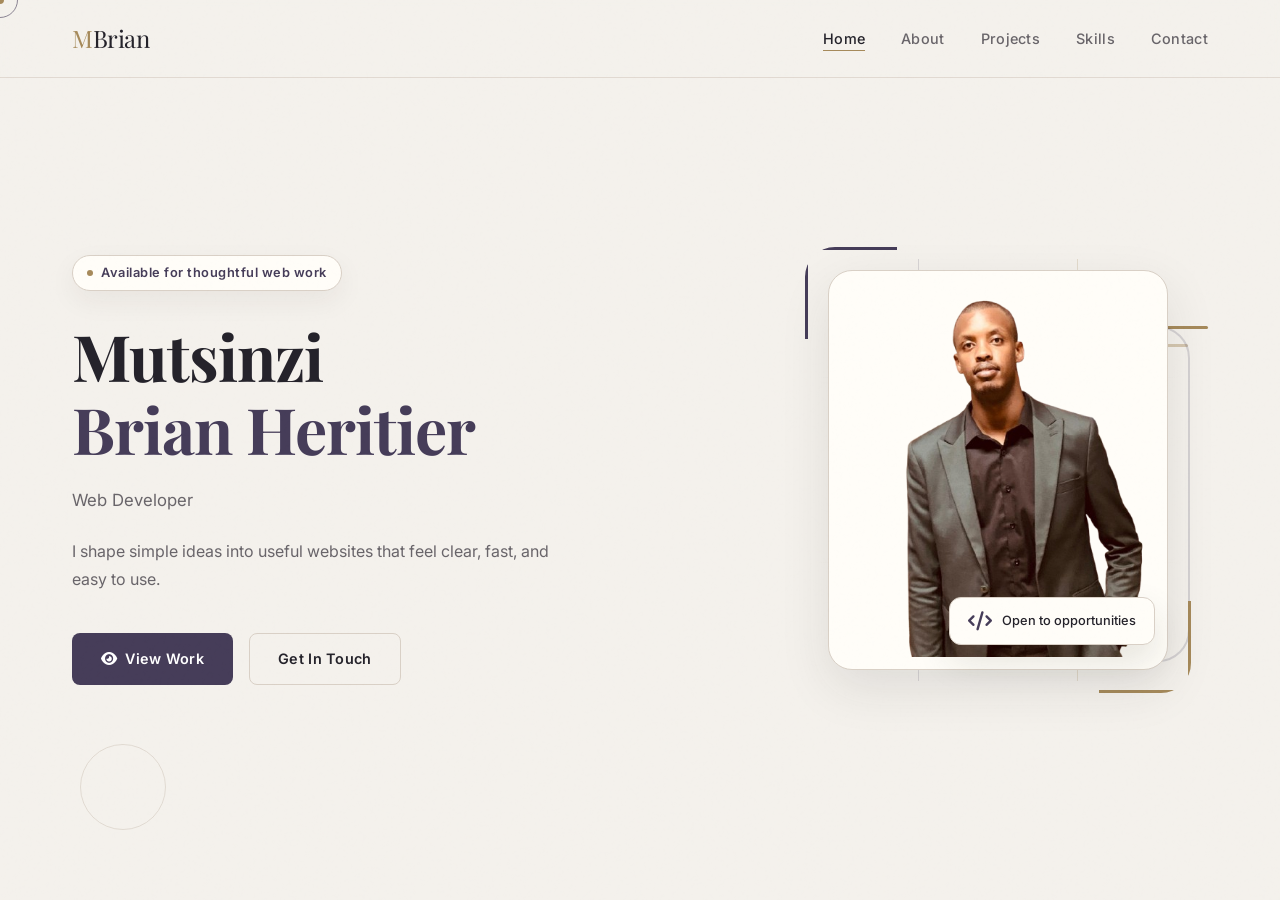
<file: index.html>
<!DOCTYPE html>
<html lang="en">
<head>
  <meta charset="UTF-8">
  <meta name="viewport" content="width=device-width, initial-scale=1.0">
  <title>Mutsinzi Brian — Portfolio</title>
  <link rel="stylesheet" href="css/styles.css">
  <link rel="preconnect" href="https://fonts.googleapis.com">
  <link rel="preconnect" href="https://fonts.gstatic.com" crossorigin>
  <link href="https://fonts.googleapis.com/css2?family=Inter:wght@300;400;500;600;700&family=Playfair+Display:wght@700&display=swap" rel="stylesheet">
  <link rel="stylesheet" href="https://cdnjs.cloudflare.com/ajax/libs/font-awesome/6.7.2/css/all.min.css" crossorigin="anonymous" referrerpolicy="no-referrer">
</head>
<body>

  <nav class="navbar">
    <div class="nav-container">
      <a href="index.html" class="logo"><span>M</span>Brian</a>
      <ul class="nav-menu">
        <li><a href="index.html" class="active">Home</a></li>
        <li><a href="about.html">About</a></li>
        <li><a href="projects.html">Projects</a></li>
        <li><a href="skills.html">Skills</a></li>
        <li><a href="contact.html">Contact</a></li>
      </ul>
      <div class="hamburger"><span></span><span></span><span></span></div>
    </div>
  </nav>

  <section class="hero">
    <div class="hero-content reveal">
      <div class="hero-tag"><span class="dot"></span> Available for thoughtful web work</div>
      <h1>Mutsinzi<br><em>Brian Heritier</em></h1>
      <p class="role">Web Developer</p>
      <p>I shape simple ideas into useful websites that feel clear, fast, and easy to use.</p>
      <div class="hero-buttons">
        <a href="projects.html" class="btn btn-primary"><i class="fas fa-eye"></i> View Work</a>
        <a href="contact.html" class="btn btn-secondary">Get In Touch</a>
      </div>

    </div>

    <div class="hero-image reveal delay-2">
      <div class="hero-image-wrap">
        <img src="images/er.png" alt="Mutsinzi Brian">
        <div class="hero-badge">
          <i class="fas fa-code"></i>
          <span>Open to opportunities</span>
        </div>
      </div>
    </div>
  </section>

  <script src="js/script.js"></script>
</body>
</html>
</file>
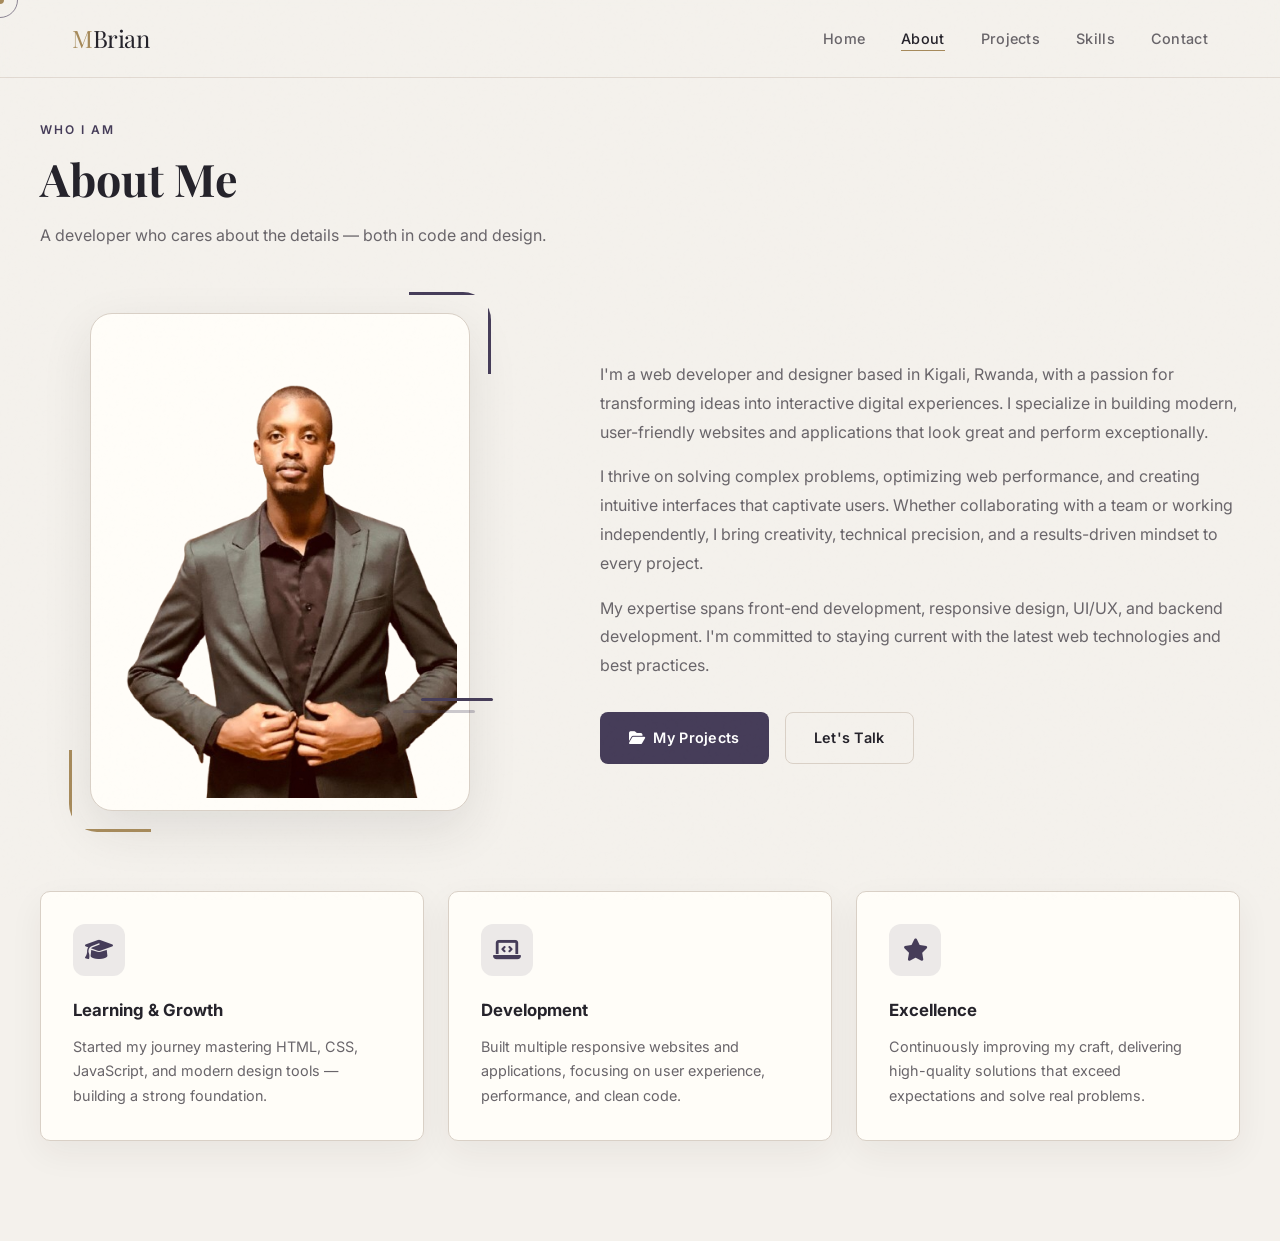
<file: about.html>
<!DOCTYPE html>
<html lang="en">
<head>
  <meta charset="UTF-8">
  <meta name="viewport" content="width=device-width, initial-scale=1.0">
  <title>About — Mutsinzi Brian</title>
  <link rel="stylesheet" href="css/styles.css">
  <link rel="preconnect" href="https://fonts.googleapis.com">
  <link rel="preconnect" href="https://fonts.gstatic.com" crossorigin>
  <link href="https://fonts.googleapis.com/css2?family=Inter:wght@300;400;500;600;700&family=Playfair+Display:wght@700&display=swap" rel="stylesheet">
  <link rel="stylesheet" href="https://cdnjs.cloudflare.com/ajax/libs/font-awesome/6.7.2/css/all.min.css" crossorigin="anonymous" referrerpolicy="no-referrer">
</head>
<body>

  <nav class="navbar">
    <div class="nav-container">
      <a href="index.html" class="logo"><span>M</span>Brian</a>
      <ul class="nav-menu">
        <li><a href="index.html">Home</a></li>
        <li><a href="about.html" class="active">About</a></li>
        <li><a href="projects.html">Projects</a></li>
        <li><a href="skills.html">Skills</a></li>
        <li><a href="contact.html">Contact</a></li>
      </ul>
      <div class="hamburger"><span></span><span></span><span></span></div>
    </div>
  </nav>

  <section class="about-page" style="padding-top: 120px;">
    <div class="container">

      <div class="section-header reveal">
        <p class="section-label">Who I Am</p>
        <h2 class="section-title">About Me</h2>
        <p class="section-sub">A developer who cares about the details — both in code and design.</p>
      </div>

      <div class="about-grid">
        <div class="about-img-wrap reveal-left">
          <img src="images/bir.png" alt="Mutsinzi Brian">
        </div>

        <div class="about-text reveal-right">
          <p>I'm a web developer and designer based in Kigali, Rwanda, with a passion for transforming ideas into interactive digital experiences. I specialize in building modern, user-friendly websites and applications that look great and perform exceptionally.</p>
          <p>I thrive on solving complex problems, optimizing web performance, and creating intuitive interfaces that captivate users. Whether collaborating with a team or working independently, I bring creativity, technical precision, and a results-driven mindset to every project.</p>
          <p>My expertise spans front-end development, responsive design, UI/UX, and backend development. I'm committed to staying current with the latest web technologies and best practices.</p>
          <div class="about-cta">
            <a href="projects.html" class="btn btn-primary"><i class="fas fa-folder-open"></i> My Projects</a>
            <a href="contact.html" class="btn btn-secondary">Let's Talk</a>
          </div>
        </div>
      </div>

      <div class="journey-grid">
        <div class="journey-card reveal delay-1">
          <div class="journey-icon"><i class="fas fa-graduation-cap"></i></div>
          <h4>Learning & Growth</h4>
          <p>Started my journey mastering HTML, CSS, JavaScript, and modern design tools — building a strong foundation.</p>
        </div>
        <div class="journey-card reveal delay-2">
          <div class="journey-icon"><i class="fas fa-laptop-code"></i></div>
          <h4>Development</h4>
          <p>Built multiple responsive websites and applications, focusing on user experience, performance, and clean code.</p>
        </div>
        <div class="journey-card reveal delay-3">
          <div class="journey-icon"><i class="fas fa-star"></i></div>
          <h4>Excellence</h4>
          <p>Continuously improving my craft, delivering high-quality solutions that exceed expectations and solve real problems.</p>
        </div>
      </div>

    </div>
  </section>

  <script src="js/script.js"></script>
</body>
</html>
</file>
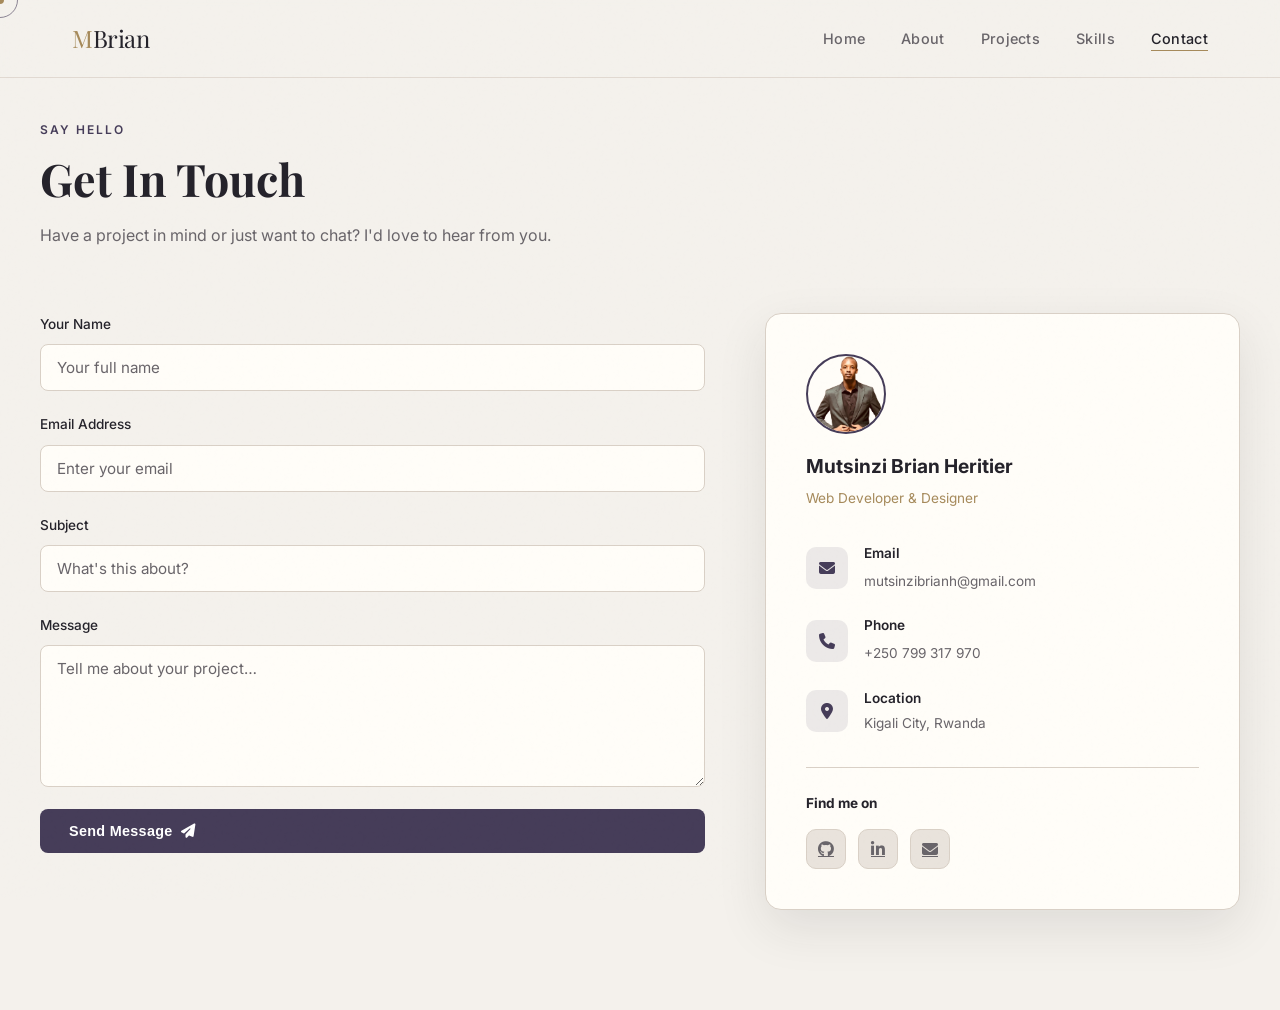
<file: contact.html>
<!DOCTYPE html>
<html lang="en">
<head>
  <meta charset="UTF-8">
  <meta name="viewport" content="width=device-width, initial-scale=1.0">
  <title>Contact — Mutsinzi Brian</title>
  <link rel="stylesheet" href="css/styles.css">
  <link rel="preconnect" href="https://fonts.googleapis.com">
  <link rel="preconnect" href="https://fonts.gstatic.com" crossorigin>
  <link href="https://fonts.googleapis.com/css2?family=Inter:wght@300;400;500;600;700&family=Playfair+Display:wght@700&display=swap" rel="stylesheet">
  <link rel="stylesheet" href="https://cdnjs.cloudflare.com/ajax/libs/font-awesome/6.7.2/css/all.min.css" crossorigin="anonymous" referrerpolicy="no-referrer">
</head>
<body>

  <nav class="navbar">
    <div class="nav-container">
      <a href="index.html" class="logo"><span>M</span>Brian</a>
      <ul class="nav-menu">
        <li><a href="index.html">Home</a></li>
        <li><a href="about.html">About</a></li>
        <li><a href="projects.html">Projects</a></li>
        <li><a href="skills.html">Skills</a></li>
        <li><a href="contact.html" class="active">Contact</a></li>
      </ul>
      <div class="hamburger"><span></span><span></span><span></span></div>
    </div>
  </nav>

  <section class="contact-page" style="padding-top: 120px;">
    <div class="container">

      <div class="section-header reveal">
        <p class="section-label">Say Hello</p>
        <h2 class="section-title">Get In Touch</h2>
        <p class="section-sub">Have a project in mind or just want to chat? I'd love to hear from you.</p>
      </div>

      <div class="contact-grid">

        <div class="reveal-left">
          <form class="contact-form" id="contactForm" action="https://formspree.io/f/xqarlgzw" method="POST">
            <div class="form-group">
              <label for="name">Your Name</label>
              <input type="text" id="name" name="name" required placeholder="Your full name">
            </div>
            <div class="form-group">
              <label for="email">Email Address</label>
              <input type="email" id="email" name="email" required placeholder="Enter your email">
            </div>
            <div class="form-group">
              <label for="subject">Subject</label>
              <input type="text" id="subject" name="subject" required placeholder="What's this about?">
            </div>
            <div class="form-group">
              <label for="message">Message</label>
              <textarea id="message" name="message" required placeholder="Tell me about your project…" rows="6"></textarea>
            </div>
            <button type="submit" class="btn btn-primary">Send Message <i class="fas fa-paper-plane"></i></button>
          </form>
          <div id="formMessage" class="form-message" style="margin-top: 16px;"></div>
        </div>

        <div class="contact-panel reveal-right">
          <div class="contact-avatar">
            <img src="images/bir.png" alt="Mutsinzi Brian">
          </div>
          <h3>Mutsinzi Brian Heritier</h3>
          <p class="role">Web Developer & Designer</p>

          <div class="contact-items">
            <div class="contact-item">
              <div class="c-icon"><i class="fas fa-envelope"></i></div>
              <div class="c-text">
                <h4>Email</h4>
                <a href="mailto:mutsinzibrianh@gmail.com">mutsinzibrianh@gmail.com</a>
              </div>
            </div>
            <div class="contact-item">
              <div class="c-icon"><i class="fas fa-phone"></i></div>
              <div class="c-text">
                <h4>Phone</h4>
                <a href="tel:+250799317970">+250 799 317 970</a>
              </div>
            </div>
            <div class="contact-item">
              <div class="c-icon"><i class="fas fa-map-marker-alt"></i></div>
              <div class="c-text">
                <h4>Location</h4>
                <p>Kigali City, Rwanda</p>
              </div>
            </div>
          </div>

          <div class="social-row">
            <h4>Find me on</h4>
            <div class="social-icons">
              <a href="https://github.com/MBrianH" target="_blank" title="GitHub"><i class="fab fa-github"></i></a>
              <a href="https://www.linkedin.com/in/mutsinzi-brian-8952b82b7/" target="_blank" title="LinkedIn"><i class="fab fa-linkedin-in"></i></a>
              <a href="mailto:mutsinzibrianh@gmail.com" title="Email"><i class="fas fa-envelope"></i></a>
            </div>
          </div>
        </div>

      </div>
    </div>
  </section>

  <script src="js/script.js"></script>
</body>
</html>
</file>
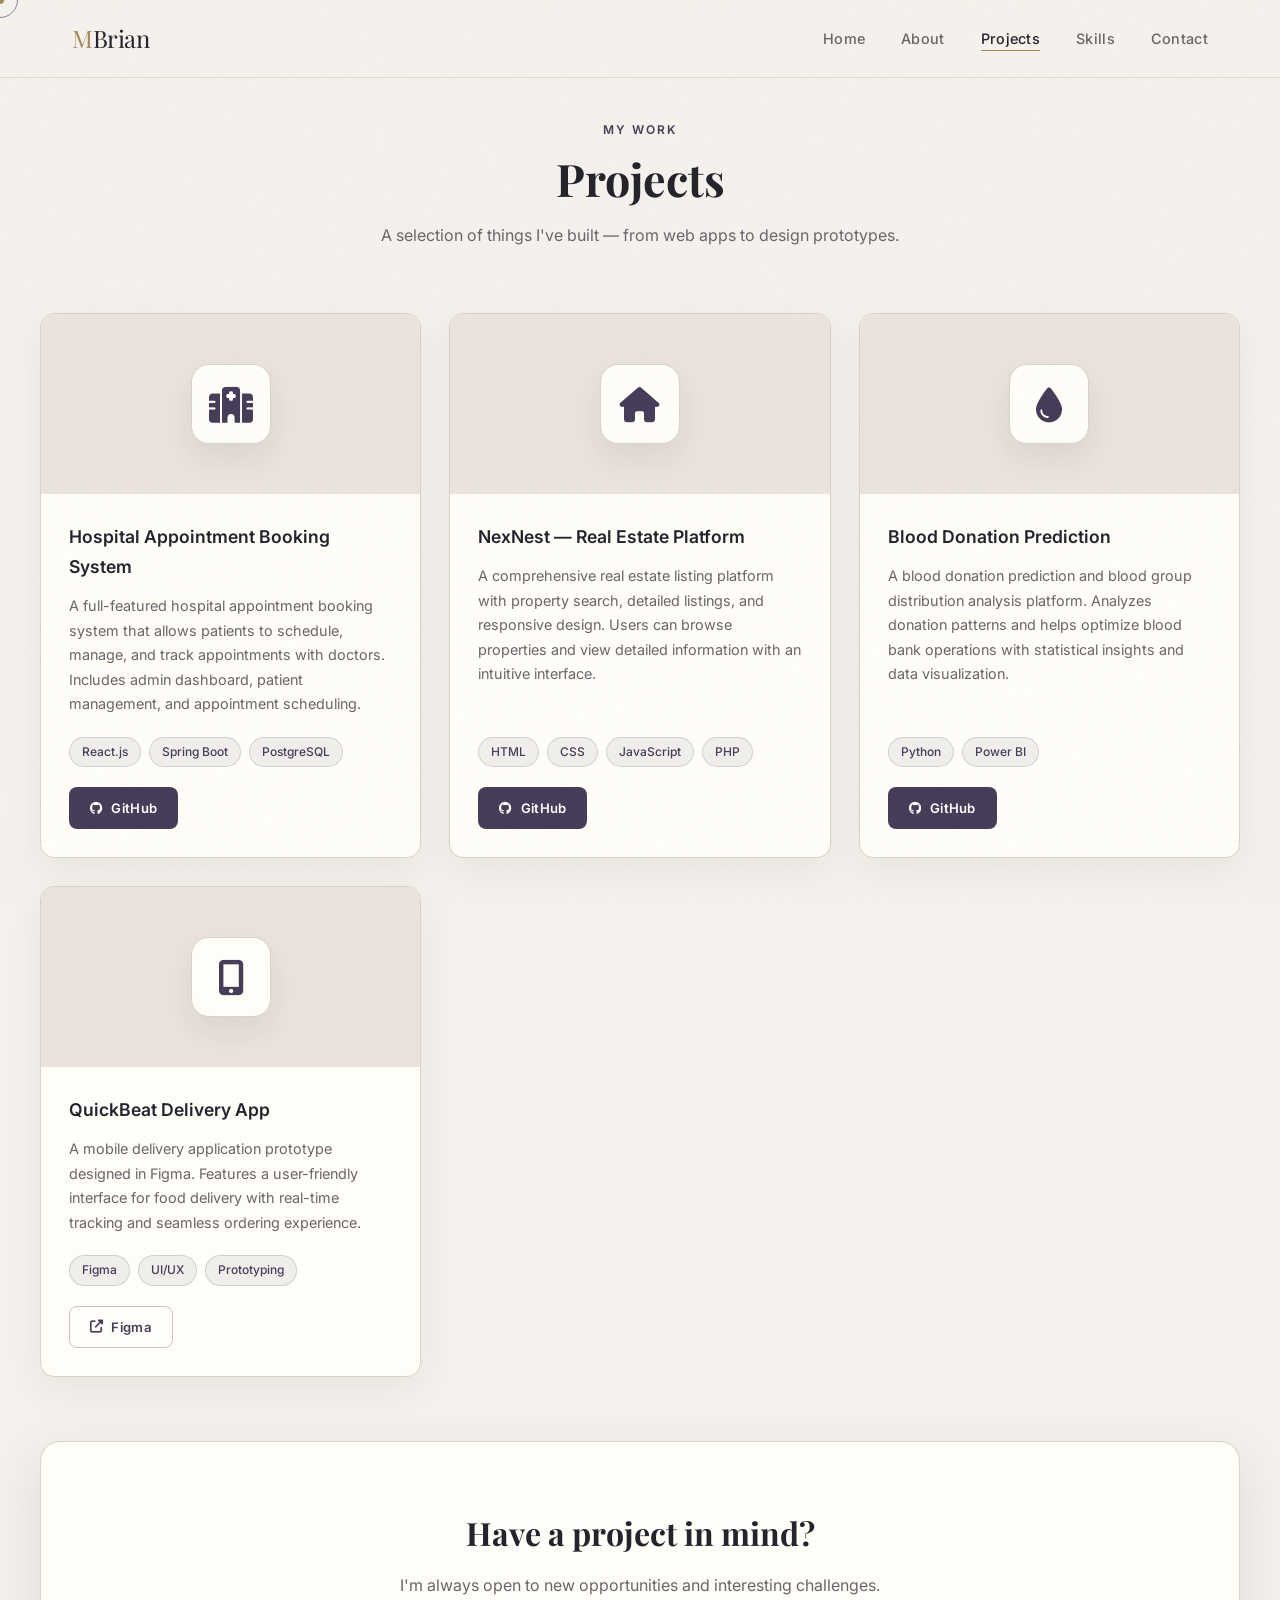
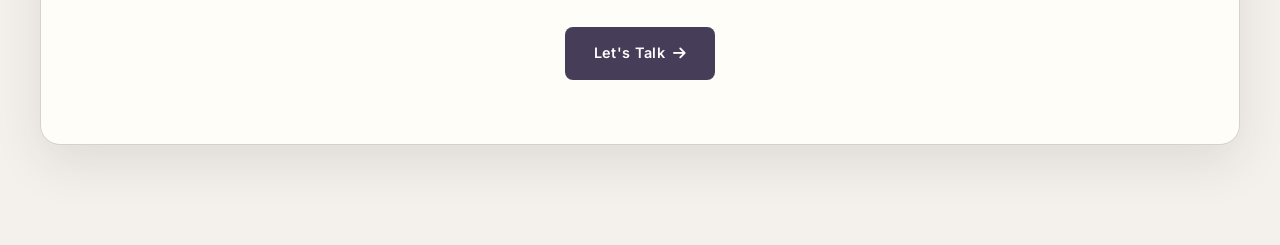
<file: projects.html>
<!DOCTYPE html>
<html lang="en">
<head>
  <meta charset="UTF-8">
  <meta name="viewport" content="width=device-width, initial-scale=1.0">
  <title>Projects — Mutsinzi Brian</title>
  <link rel="stylesheet" href="css/styles.css">
  <link rel="preconnect" href="https://fonts.googleapis.com">
  <link rel="preconnect" href="https://fonts.gstatic.com" crossorigin>
  <link href="https://fonts.googleapis.com/css2?family=Inter:wght@300;400;500;600;700&family=Playfair+Display:wght@700&display=swap" rel="stylesheet">
  <link rel="stylesheet" href="https://cdnjs.cloudflare.com/ajax/libs/font-awesome/6.7.2/css/all.min.css" crossorigin="anonymous" referrerpolicy="no-referrer">
</head>
<body>

  <nav class="navbar">
    <div class="nav-container">
      <a href="index.html" class="logo"><span>M</span>Brian</a>
      <ul class="nav-menu">
        <li><a href="index.html">Home</a></li>
        <li><a href="about.html">About</a></li>
        <li><a href="projects.html" class="active">Projects</a></li>
        <li><a href="skills.html">Skills</a></li>
        <li><a href="contact.html">Contact</a></li>
      </ul>
      <div class="hamburger"><span></span><span></span><span></span></div>
    </div>
  </nav>

  <section class="projects-page" style="padding-top: 120px;">
    <div class="container">

      <div class="section-header centered reveal">
        <p class="section-label">My Work</p>
        <h2 class="section-title">Projects</h2>
        <p class="section-sub">A selection of things I've built — from web apps to design prototypes.</p>
      </div>

      <div class="projects-grid">

        <div class="project-card reveal delay-1">
          <div class="project-thumb">
            <div class="icon-bg"><i class="fas fa-hospital"></i></div>
          </div>
          <div class="project-body">
            <h3>Hospital Appointment Booking System</h3>
            <p>A full-featured hospital appointment booking system that allows patients to schedule, manage, and track appointments with doctors. Includes admin dashboard, patient management, and appointment scheduling.</p>
            <div class="project-tags">
              <span>React.js</span><span>Spring Boot</span><span>PostgreSQL</span>
            </div>
            <div class="project-links">
              <a href="https://github.com/MBrianH/Hospital_Appointment_Booking_System-" target="_blank" class="btn btn-primary btn-small"><i class="fab fa-github"></i> GitHub</a>
            </div>
          </div>
        </div>

        <div class="project-card reveal delay-2">
          <div class="project-thumb">
            <div class="icon-bg"><i class="fas fa-home"></i></div>
          </div>
          <div class="project-body">
            <h3>NexNest — Real Estate Platform</h3>
            <p>A comprehensive real estate listing platform with property search, detailed listings, and responsive design. Users can browse properties and view detailed information with an intuitive interface.</p>
            <div class="project-tags">
              <span>HTML</span><span>CSS</span><span>JavaScript</span><span>PHP</span>
            </div>
            <div class="project-links">
              <a href="https://github.com/MBrianH/real-estate-platform-listing-project" target="_blank" class="btn btn-primary btn-small"><i class="fab fa-github"></i> GitHub</a>
            </div>
          </div>
        </div>

        <div class="project-card reveal delay-3">
          <div class="project-thumb">
            <div class="icon-bg"><i class="fas fa-droplet"></i></div>
          </div>
          <div class="project-body">
            <h3>Blood Donation Prediction</h3>
            <p>A blood donation prediction and blood group distribution analysis platform. Analyzes donation patterns and helps optimize blood bank operations with statistical insights and data visualization.</p>
            <div class="project-tags">
              <span>Python</span><span>Power BI</span>
            </div>
            <div class="project-links">
              <a href="https://github.com/MBrianH/Blood-Donation-Prediction-and-Blood-Group-Distribution-Analysis" target="_blank" class="btn btn-primary btn-small"><i class="fab fa-github"></i> GitHub</a>
            </div>
          </div>
        </div>

        <div class="project-card reveal delay-4">
          <div class="project-thumb">
            <div class="icon-bg"><i class="fas fa-mobile-alt"></i></div>
          </div>
          <div class="project-body">
            <h3>QuickBeat Delivery App</h3>
            <p>A mobile delivery application prototype designed in Figma. Features a user-friendly interface for food delivery with real-time tracking and seamless ordering experience.</p>
            <div class="project-tags">
              <span>Figma</span><span>UI/UX</span><span>Prototyping</span>
            </div>
            <div class="project-links">
              <a href="https://www.figma.com/proto/KF3axAWZN08Y7TsclNxs3v/mobile?node-id=10-17&p=f&t=cL5bstNirgi3995L-1&scaling=scale-down&content-scaling=fixed&page-id=0%3A1&starting-point-node-id=10%3A17" target="_blank" class="btn btn-ghost btn-small"><i class="fas fa-external-link-alt"></i> Figma</a>
            </div>
          </div>
        </div>

      </div>

      <div class="projects-cta reveal">
        <h3>Have a project in mind?</h3>
        <p>I'm always open to new opportunities and interesting challenges.</p>
        <a href="contact.html" class="btn btn-primary">Let's Talk <i class="fas fa-arrow-right"></i></a>
      </div>

    </div>
  </section>

  <script src="js/script.js"></script>
</body>
</html>
</file>
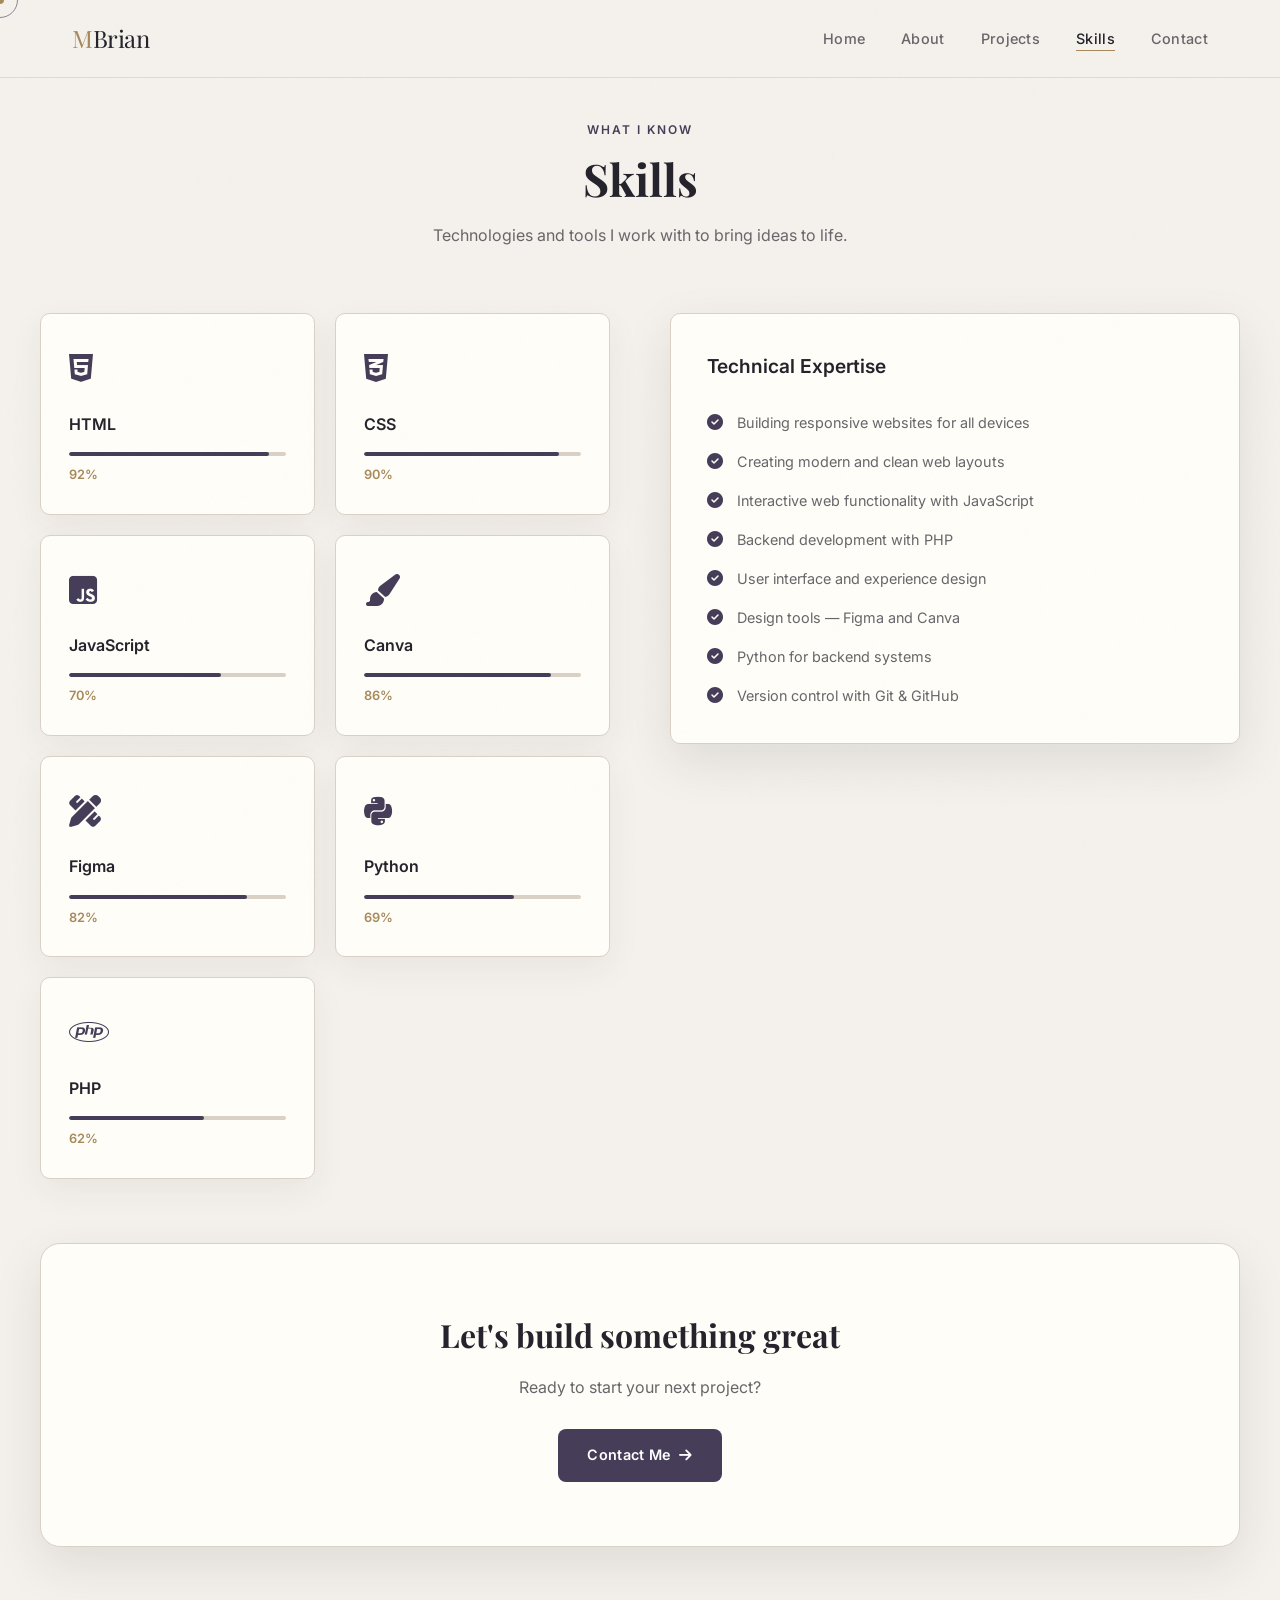
<file: skills.html>
<!DOCTYPE html>
<html lang="en">
<head>
  <meta charset="UTF-8">
  <meta name="viewport" content="width=device-width, initial-scale=1.0">
  <title>Skills — Mutsinzi Brian</title>
  <link rel="stylesheet" href="css/styles.css">
  <link rel="preconnect" href="https://fonts.googleapis.com">
  <link rel="preconnect" href="https://fonts.gstatic.com" crossorigin>
  <link href="https://fonts.googleapis.com/css2?family=Inter:wght@300;400;500;600;700&family=Playfair+Display:wght@700&display=swap" rel="stylesheet">
  <link rel="stylesheet" href="https://cdnjs.cloudflare.com/ajax/libs/font-awesome/6.7.2/css/all.min.css" crossorigin="anonymous" referrerpolicy="no-referrer">
</head>
<body>

  <nav class="navbar">
    <div class="nav-container">
      <a href="index.html" class="logo"><span>M</span>Brian</a>
      <ul class="nav-menu">
        <li><a href="index.html">Home</a></li>
        <li><a href="about.html">About</a></li>
        <li><a href="projects.html">Projects</a></li>
        <li><a href="skills.html" class="active">Skills</a></li>
        <li><a href="contact.html">Contact</a></li>
      </ul>
      <div class="hamburger"><span></span><span></span><span></span></div>
    </div>
  </nav>

  <section class="skills-page" style="padding-top: 120px;">
    <div class="container">

      <div class="section-header centered reveal">
        <p class="section-label">What I Know</p>
        <h2 class="section-title">Skills</h2>
        <p class="section-sub">Technologies and tools I work with to bring ideas to life.</p>
      </div>

      <div class="skills-layout">
        <div class="skills-grid">

          <div class="skill-card reveal delay-1">
            <div class="skill-icon"><i class="fab fa-html5"></i></div>
            <h3>HTML</h3>
            <div class="skill-bar"><div class="skill-progress" data-width="92%"></div></div>
            <p class="skill-percentage">92%</p>
          </div>

          <div class="skill-card reveal delay-2">
            <div class="skill-icon"><i class="fab fa-css3-alt"></i></div>
            <h3>CSS</h3>
            <div class="skill-bar"><div class="skill-progress" data-width="90%"></div></div>
            <p class="skill-percentage">90%</p>
          </div>

          <div class="skill-card reveal delay-3">
            <div class="skill-icon"><i class="fab fa-js-square"></i></div>
            <h3>JavaScript</h3>
            <div class="skill-bar"><div class="skill-progress" data-width="70%"></div></div>
            <p class="skill-percentage">70%</p>
          </div>

          <div class="skill-card reveal delay-4">
            <div class="skill-icon"><i class="fas fa-paint-brush"></i></div>
            <h3>Canva</h3>
            <div class="skill-bar"><div class="skill-progress" data-width="86%"></div></div>
            <p class="skill-percentage">86%</p>
          </div>

          <div class="skill-card reveal delay-5">
            <div class="skill-icon"><i class="fas fa-pencil-ruler"></i></div>
            <h3>Figma</h3>
            <div class="skill-bar"><div class="skill-progress" data-width="82%"></div></div>
            <p class="skill-percentage">82%</p>
          </div>

          <div class="skill-card reveal delay-1">
            <div class="skill-icon"><i class="fab fa-python"></i></div>
            <h3>Python</h3>
            <div class="skill-bar"><div class="skill-progress" data-width="69%"></div></div>
            <p class="skill-percentage">69%</p>
          </div>

          <div class="skill-card reveal delay-1">
            <div class="skill-icon"><i class="fab fa-php"></i></div>
            <h3>PHP</h3>
            <div class="skill-bar"><div class="skill-progress" data-width="62%"></div></div>
            <p class="skill-percentage">62%</p>
          </div>

        </div>

        <div class="tech-panel reveal-right">
          <h3>Technical Expertise</h3>
          <div class="tech-list">
            <div class="tech-item"><i class="fas fa-check-circle"></i><p>Building responsive websites for all devices</p></div>
            <div class="tech-item"><i class="fas fa-check-circle"></i><p>Creating modern and clean web layouts</p></div>
            <div class="tech-item"><i class="fas fa-check-circle"></i><p>Interactive web functionality with JavaScript</p></div>
            <div class="tech-item"><i class="fas fa-check-circle"></i><p>Backend development with PHP</p></div>
            <div class="tech-item"><i class="fas fa-check-circle"></i><p>User interface and experience design</p></div>
            <div class="tech-item"><i class="fas fa-check-circle"></i><p>Design tools — Figma and Canva</p></div>
            <div class="tech-item"><i class="fas fa-check-circle"></i><p>Python for backend systems</p></div>
            <div class="tech-item"><i class="fas fa-check-circle"></i><p>Version control with Git & GitHub</p></div>
          </div>
        </div>
      </div>

      <div class="skills-cta reveal">
        <h3>Let's build something great</h3>
        <p>Ready to start your next project?</p>
        <a href="contact.html" class="btn btn-primary">Contact Me <i class="fas fa-arrow-right"></i></a>
      </div>

    </div>
  </section>

  <script src="js/script.js"></script>
</body>
</html>
</file>
<file: css/styles.css>
@import url('https://fonts.googleapis.com/css2?family=Inter:wght@300;400;500;600;700&family=Playfair+Display:wght@700&display=swap');

*, *::before, *::after {
  margin: 0;
  padding: 0;
  box-sizing: border-box;
  min-width: 0;
}

:root {
  --bg: #f4f1ec;
  --bg2: #e9e3dc;
  --surface: #fffdf8;
  --surface-strong: #272331;
  --border: #d9d0c6;
  --accent: #463d59;
  --accent2: #a68a5b;
  --text: #25232b;
  --muted: #69656a;
  --white: #ffffff;
  --shadow: 0 18px 50px rgba(37, 35, 43, 0.1);
  --radius: 10px;
  --transition: 0.28s cubic-bezier(0.22, 1, 0.36, 1);
}

html {
  scroll-behavior: smooth;
  overflow-x: hidden;
}

body {
  font-family: 'Inter', sans-serif;
  background: var(--bg);
  color: var(--text);
  line-height: 1.7;
  width: 100%;
  max-width: 100vw;
  overflow-x: hidden;
  cursor: none;
}

img, svg, video, canvas {
  display: block;
  max-width: 100%;
  height: auto;
}

/* ── Custom Cursor ── */
.cursor-dot {
  width: 8px; height: 8px;
  background: var(--accent2);
  border-radius: 50%;
  position: fixed;
  top: 0; left: 0;
  pointer-events: none;
  z-index: 9999;
  transform: translate(-50%, -50%);
  transition: transform 0.1s, background 0.3s;
}
.cursor-ring {
  width: 36px; height: 36px;
  border: 1.5px solid var(--accent);
  border-radius: 50%;
  position: fixed;
  top: 0; left: 0;
  pointer-events: none;
  z-index: 9998;
  transform: translate(-50%, -50%);
  transition: transform 0.12s ease, width 0.3s, height 0.3s, border-color 0.3s;
  opacity: 0.6;
}
.cursor-ring.hovered { width: 52px; height: 52px; border-color: var(--accent2); opacity: 1; }

/* ── Scroll Progress ── */
#scroll-progress {
  position: fixed; top: 0; left: 0;
  height: 3px; background: var(--accent2);
  z-index: 9997; width: 0%;
  transition: width 0.1s linear;
}

/* ── Navbar ── */
.navbar {
  position: fixed; top: 0; left: 0; right: 0;
  width: 100%;
  z-index: 1000;
  padding: 18px 0;
  background: rgba(244, 241, 236, 0.76);
  border-bottom: 1px solid rgba(217, 208, 198, 0.7);
  backdrop-filter: blur(14px);
  transition: background var(--transition), padding var(--transition), backdrop-filter var(--transition);
}
.navbar.scrolled {
  background: rgba(247, 242, 234, 0.88);
  backdrop-filter: blur(18px);
  padding: 12px 0;
  border-bottom: 1px solid var(--border);
  box-shadow: 0 10px 30px rgba(37, 35, 43, 0.06);
}
.nav-container {
  width: 100%; max-width: 1200px; margin: 0 auto; padding: 0 32px;
  display: flex; align-items: center; justify-content: space-between;
  gap: 24px;
}
.logo {
  font-family: 'Playfair Display', serif;
  font-size: 1.5rem; color: var(--text);
  text-decoration: none; letter-spacing: -0.5px;
}
.logo span { color: var(--accent2); }
.nav-menu { display: flex; list-style: none; gap: clamp(18px, 3vw, 36px); align-items: center; }
.nav-menu a {
  color: var(--muted); text-decoration: none;
  font-size: 0.9rem; font-weight: 500; letter-spacing: 0.3px;
  transition: color var(--transition); position: relative;
}
.nav-menu a::after {
  content: ''; position: absolute; bottom: -4px; left: 0;
  width: 0; height: 1px; background: var(--accent2);
  transition: width var(--transition);
}
.nav-menu a:hover, .nav-menu a.active { color: var(--text); }
.nav-menu a:hover::after, .nav-menu a.active::after { width: 100%; }
.hamburger { display: none; flex-direction: column; cursor: pointer; gap: 5px; }
.hamburger span { width: 24px; height: 1.5px; background: var(--text); transition: var(--transition); border-radius: 2px; }
.hamburger.active span:nth-child(1) { transform: rotate(45deg) translate(4.5px, 4.5px); }
.hamburger.active span:nth-child(2) { opacity: 0; }
.hamburger.active span:nth-child(3) { transform: rotate(-45deg) translate(4.5px, -4.5px); }
.hamburger.active span { background: var(--accent); }

/* ── Hero ── */
.hero {
  position: relative;
  width: 100%;
  min-height: 100vh;
  display: flex; align-items: center; justify-content: space-between;
  padding: 120px clamp(20px, 4vw, 32px) 80px;
  max-width: 1200px; margin: 0 auto;
  gap: clamp(32px, 6vw, 60px); flex-wrap: wrap;
  overflow: clip;
}
.hero::before {
  content: '';
  position: absolute;
  width: 86px;
  height: 86px;
  left: max(20px, calc((100vw - 1200px) / 2));
  bottom: 70px;
  border: 1px solid var(--border);
  border-radius: 50%;
  opacity: 0.7;
  animation: breathe 7s ease-in-out infinite;
}
.hero-content { flex: 1 1 300px; min-width: 0; max-width: 580px; }
.hero-tag {
  display: inline-flex; align-items: center; gap: 8px;
  background: var(--surface);
  border: 1px solid var(--border);
  color: var(--accent); font-size: 0.8rem; font-weight: 600;
  padding: 6px 14px; border-radius: 100px; margin-bottom: 28px;
  letter-spacing: 0.5px;
  box-shadow: 0 10px 28px rgba(45, 38, 27, 0.06);
}
.hero-tag .dot { width: 6px; height: 6px; background: var(--accent2); border-radius: 50%; animation: blink 1.5s infinite; }
@keyframes blink { 0%,100%{opacity:1} 50%{opacity:0.3} }
@keyframes breathe { 0%,100%{transform:scale(1); opacity:0.35} 50%{transform:scale(1.18); opacity:0.75} }
.hero-content h1 {
  font-family: 'Playfair Display', serif;
  font-size: clamp(2.8rem, 5vw, 4.2rem);
  color: var(--text); line-height: 1.15;
  margin-bottom: 20px; letter-spacing: -1px;
}
.hero-content h1 em { font-style: normal; color: var(--accent); }
.hero-content .role {
  font-size: 1.05rem; color: var(--muted);
  margin-bottom: 24px; font-weight: 400;
}
.hero-content p { font-size: 1rem; color: var(--muted); margin-bottom: 40px; max-width: 480px; }
.hero-buttons { display: flex; gap: 16px; flex-wrap: wrap; }
.hero-image {
  flex: 1 1 280px; min-width: 0; max-width: 420px;
  display: flex; justify-content: center; align-items: center;
  position: relative;
  isolation: isolate;
}
.hero-image-wrap {
  position: relative; width: min(340px, 100%); aspect-ratio: 17 / 20;
  border: 1px solid var(--border);
  border-radius: 24px;
  background: var(--surface);
  box-shadow: var(--shadow);
  padding: 12px;
}
.hero-image-wrap::before {
  content: ''; position: absolute;
  inset: -24px;
  border-radius: 30px;
  background:
    linear-gradient(var(--accent), var(--accent)) left top / 92px 3px no-repeat,
    linear-gradient(var(--accent), var(--accent)) left top / 3px 92px no-repeat,
    linear-gradient(var(--accent2), var(--accent2)) right bottom / 92px 3px no-repeat,
    linear-gradient(var(--accent2), var(--accent2)) right bottom / 3px 92px no-repeat;
  z-index: -2;
  animation: proof-frame 7s ease-in-out infinite;
}
.hero-image-wrap::after {
  content: ''; position: absolute;
  inset: -12px;
  border-radius: 26px;
  background:
    linear-gradient(90deg, transparent, rgba(70,61,89,0.18), transparent) 0 28% / 100% 1px no-repeat,
    linear-gradient(90deg, transparent, rgba(166,138,91,0.3), transparent) 0 72% / 100% 1px no-repeat,
    linear-gradient(rgba(70,61,89,0.16), rgba(70,61,89,0.16)) 28% 0 / 1px 100% no-repeat,
    linear-gradient(rgba(166,138,91,0.22), rgba(166,138,91,0.22)) 72% 0 / 1px 100% no-repeat;
  z-index: -1;
  animation: proof-grid 9s ease-in-out infinite;
}
.hero-image-wrap img {
  position: relative; z-index: 2;
  width: 100%; height: 100%;
  object-fit: cover; border-radius: 16px;
  animation: float 5s ease-in-out infinite;
}
@keyframes float { 0%,100%{transform:translateY(0)} 50%{transform:translateY(-8px)} }
@keyframes proof-frame {
  0%,100% { transform: translate3d(0,0,0); opacity: 0.95; }
  50% { transform: translate3d(8px,-8px,0); opacity: 0.72; }
}
@keyframes proof-grid {
  0%,100% { transform: translate3d(0,0,0) scale(1); opacity: 0.68; }
  50% { transform: translate3d(-6px,6px,0) scale(1.015); opacity: 0.95; }
}
.hero-image::before,
.hero-image::after {
  content: '';
  position: absolute;
  border-radius: 50%;
  z-index: -3;
  pointer-events: none;
}
.hero-image::before {
  width: 76px;
  height: 3px;
  right: 0;
  top: 14%;
  background: var(--accent2);
  border-radius: 999px;
  box-shadow: -20px 18px 0 rgba(166,138,91,0.42), -240px 244px 0 rgba(70,61,89,0.5);
  animation: image-markers 6s ease-in-out infinite;
}
.hero-image::after {
  width: 80%;
  height: 84%;
  border: 2px solid rgba(70,61,89,0.18);
  border-radius: 32px;
  transform: translate(24px, 24px);
  animation: image-depth 8s ease-in-out infinite;
}
@keyframes image-markers {
  0%,100% { transform: translate3d(0,0,0); opacity: 0.72; }
  50% { transform: translate3d(-12px,8px,0); opacity: 0.38; }
}
@keyframes image-depth {
  0%,100% { transform: translate(18px, 22px); opacity: 0.45; }
  50% { transform: translate(10px, 14px); opacity: 0.72; }
}
.hero-badge {
  position: absolute; bottom: 24px; right: 12px;
  max-width: calc(100% - 24px);
  background: var(--surface); border: 1px solid var(--border);
  border-radius: 12px; padding: 12px 18px;
  display: flex; align-items: center; gap: 10px;
  z-index: 3; animation: float 5s ease-in-out infinite 1s;
  box-shadow: 0 16px 36px rgba(45, 38, 27, 0.12);
}
.hero-badge i { color: var(--accent); font-size: 1.2rem; }
.hero-badge span { font-size: 0.8rem; color: var(--text); font-weight: 500; }

/* ── Buttons ── */
.btn {
  max-width: 100%;
  padding: 13px 28px; border-radius: 8px;
  text-decoration: none; font-weight: 600;
  font-size: 0.9rem; letter-spacing: 0.3px;
  transition: all var(--transition);
  display: inline-flex; align-items: center; gap: 8px;
  border: 1px solid transparent; cursor: none;
  text-align: center;
  white-space: normal;
}
.btn-primary { background: var(--accent); color: var(--white); }
.btn-primary:hover { background: #393149; transform: translateY(-2px); box-shadow: 0 12px 28px rgba(70, 61, 89, 0.24); }
.btn-secondary { background: transparent; color: var(--text); border-color: var(--border); }
.btn-secondary:hover { background: var(--surface); border-color: var(--accent); color: var(--accent); transform: translateY(-2px); }
.btn-small { padding: 9px 20px; font-size: 0.82rem; }
.btn-ghost { background: transparent; color: var(--accent); border-color: rgba(70,61,89,0.3); }
.btn-ghost:hover { background: rgba(70,61,89,0.08); transform: translateY(-2px); }

/* ── Section Base ── */
section {
  width: 100%;
  padding: 100px clamp(20px, 4vw, 32px);
  overflow-x: clip;
}
.container { width: 100%; max-width: 1200px; margin: 0 auto; }
.section-label {
  font-size: 0.75rem; font-weight: 600; letter-spacing: 2px;
  color: var(--accent); text-transform: uppercase; margin-bottom: 12px;
}
.section-title {
  font-family: 'Playfair Display', serif;
  font-size: clamp(2rem, 3.5vw, 2.8rem);
  color: var(--text); line-height: 1.2; margin-bottom: 16px;
  overflow-wrap: anywhere;
}
.section-sub { font-size: 1rem; color: var(--muted); max-width: 520px; }
.section-header { margin-bottom: 64px; }
.section-header.centered { text-align: center; }
.section-header.centered .section-sub { margin: 0 auto; }

/* ── Reveal Animations ── */
.reveal {
  opacity: 0; transform: translateY(26px);
  transition: opacity 0.75s cubic-bezier(0.22,1,0.36,1), transform 0.75s cubic-bezier(0.22,1,0.36,1);
}
.reveal.visible { opacity: 1; transform: translateY(0); }
.reveal-left { opacity: 0; transform: translateX(-26px); transition: opacity 0.75s cubic-bezier(0.22,1,0.36,1), transform 0.75s cubic-bezier(0.22,1,0.36,1); }
.reveal-left.visible { opacity: 1; transform: translateX(0); }
.reveal-right { opacity: 0; transform: translateX(26px); transition: opacity 0.75s cubic-bezier(0.22,1,0.36,1), transform 0.75s cubic-bezier(0.22,1,0.36,1); }
.reveal-right.visible { opacity: 1; transform: translateX(0); }
.delay-1 { transition-delay: 0.1s; }
.delay-2 { transition-delay: 0.2s; }
.delay-3 { transition-delay: 0.3s; }
.delay-4 { transition-delay: 0.4s; }
.delay-5 { transition-delay: 0.5s; }

/* ── About Page ── */
.about-page { background: var(--bg); }
.about-grid {
  display: grid; grid-template-columns: minmax(0, 0.9fr) minmax(0, 1.2fr);
  gap: clamp(40px, 7vw, 80px); align-items: center; margin-bottom: 80px;
}
.about-grid > *, .journey-grid > *, .projects-grid > *, .skills-layout > *, .skills-grid > *, .contact-grid > * {
  min-width: 0;
}
.about-img-wrap {
  position: relative;
  width: min(100%, 380px);
  justify-self: center;
  padding: 12px;
  background: var(--surface);
  border: 1px solid var(--border);
  border-radius: 22px;
  box-shadow: var(--shadow);
  isolation: isolate;
}
.about-img-wrap::before,
.about-img-wrap::after {
  content: '';
  position: absolute;
  pointer-events: none;
}
.about-img-wrap::before {
  inset: -22px;
  border-radius: 28px;
  background:
    linear-gradient(var(--accent2), var(--accent2)) left bottom / 82px 3px no-repeat,
    linear-gradient(var(--accent2), var(--accent2)) left bottom / 3px 82px no-repeat,
    linear-gradient(var(--accent), var(--accent)) right top / 82px 3px no-repeat,
    linear-gradient(var(--accent), var(--accent)) right top / 3px 82px no-repeat;
  z-index: -1;
  animation: about-proof-frame 7.5s ease-in-out infinite;
}
.about-img-wrap::after {
  width: 72px;
  height: 3px;
  right: -24px;
  bottom: 22%;
  background: var(--accent);
  border-radius: 999px;
  box-shadow: -18px 12px 0 rgba(70,61,89,0.28);
  z-index: 1;
  animation: about-marker 6.5s ease-in-out infinite;
}
.about-img-wrap img {
  width: 100%; max-height: 500px; border-radius: 14px;
  display: block; object-fit: cover;
  transition: transform var(--transition);
}
.about-img-wrap:hover img { transform: scale(1.015); }
@keyframes about-proof-frame {
  0%,100% { transform: translate3d(0,0,0); opacity: 0.9; }
  50% { transform: translate3d(-8px,8px,0); opacity: 0.62; }
}
@keyframes about-marker {
  0%,100% { transform: translateX(0); opacity: 0.72; }
  50% { transform: translateX(-14px); opacity: 0.38; }
}

.about-text p { color: var(--muted); margin-bottom: 16px; line-height: 1.8; }
.about-cta { display: flex; gap: 16px; margin-top: 32px; flex-wrap: wrap; }
.journey-grid {
  display: grid; grid-template-columns: repeat(3, minmax(0, 1fr));
  gap: 24px; margin-top: 80px;
}
.journey-card {
  background: var(--surface); border: 1px solid var(--border);
  border-radius: var(--radius); padding: clamp(24px, 3vw, 32px);
  box-shadow: 0 12px 34px rgba(45, 38, 27, 0.06);
  transition: border-color var(--transition), transform var(--transition), box-shadow var(--transition);
}
.journey-card:hover { border-color: rgba(70,61,89,0.5); transform: translateY(-6px); box-shadow: var(--shadow); }
.journey-icon {
  width: 52px; height: 52px; background: rgba(70,61,89,0.1);
  border-radius: 12px; display: flex; align-items: center; justify-content: center;
  font-size: 1.4rem; color: var(--accent); margin-bottom: 20px;
}
.journey-card h4 { color: var(--text); font-size: 1.05rem; margin-bottom: 10px; }
.journey-card p { color: var(--muted); font-size: 0.9rem; line-height: 1.7; }

/* ── Projects Page ── */
.projects-page { background: var(--bg); }
.projects-grid {
  display: grid; grid-template-columns: repeat(auto-fill, minmax(min(100%, 320px), 1fr));
  gap: 28px; margin-bottom: 64px;
}
.project-card {
  background: var(--surface); border: 1px solid var(--border);
  border-radius: 14px; overflow: hidden;
  transition: transform var(--transition), border-color var(--transition), box-shadow var(--transition);
  display: flex; flex-direction: column;
  box-shadow: 0 12px 34px rgba(45, 38, 27, 0.06);
}
.project-card:hover { transform: translateY(-7px); border-color: rgba(70,61,89,0.5); box-shadow: var(--shadow); }
.project-thumb {
  height: 180px; display: flex; align-items: center; justify-content: center;
  font-size: 3rem; position: relative; overflow: hidden;
  background: var(--bg2);
}
.project-thumb .icon-bg {
  width: 80px; height: 80px; background: var(--surface);
  border: 1px solid var(--border);
  border-radius: 18px; display: flex; align-items: center; justify-content: center;
  font-size: 2.2rem; color: var(--accent);
  transition: transform var(--transition);
  box-shadow: 0 14px 30px rgba(45, 38, 27, 0.08);
}
.project-card:hover .icon-bg { transform: scale(1.06) rotate(-3deg); }
.project-body { padding: clamp(22px, 3vw, 28px); flex: 1; display: flex; flex-direction: column; }
.project-body h3 { color: var(--text); font-size: 1.1rem; margin-bottom: 12px; font-weight: 600; }
.project-body p { color: var(--muted); font-size: 0.9rem; line-height: 1.7; flex: 1; margin-bottom: 20px; }
.project-tags { display: flex; gap: 8px; flex-wrap: wrap; margin-bottom: 20px; }
.project-tags span {
  background: rgba(70,61,89,0.08); color: var(--accent);
  padding: 4px 12px; border-radius: 100px; font-size: 0.75rem; font-weight: 500;
  border: 1px solid rgba(70,61,89,0.18);
  overflow-wrap: anywhere;
}
.project-links { display: flex; gap: 10px; flex-wrap: wrap; }
.projects-cta {
  text-align: center; background: var(--surface);
  border: 1px solid var(--border); border-radius: 20px;
  padding: clamp(36px, 6vw, 64px) clamp(20px, 4vw, 40px);
  box-shadow: var(--shadow);
}
.projects-cta h3 { font-family: 'Playfair Display', serif; font-size: clamp(1.5rem, 5vw, 2rem); color: var(--text); margin-bottom: 12px; }
.projects-cta p { color: var(--muted); margin-bottom: 28px; }

/* ── Skills Page ── */
.skills-page { background: var(--bg); }
.skills-layout { display: grid; grid-template-columns: minmax(0, 1fr) minmax(0, 1fr); gap: clamp(32px, 5vw, 60px); align-items: start; }
.skills-grid { display: grid; grid-template-columns: repeat(2, minmax(0, 1fr)); gap: 20px; }
.skill-card {
  background: var(--surface); border: 1px solid var(--border);
  border-radius: var(--radius); padding: clamp(22px, 3vw, 28px);
  box-shadow: 0 12px 34px rgba(45, 38, 27, 0.06);
  transition: border-color var(--transition), transform var(--transition), box-shadow var(--transition);
}
.skill-card:hover { border-color: rgba(70,61,89,0.5); transform: translateY(-5px); box-shadow: var(--shadow); }
.skill-icon { font-size: 2rem; color: var(--accent); margin-bottom: 14px; }
.skill-card h3 { color: var(--text); font-size: 1rem; margin-bottom: 14px; font-weight: 600; }
.skill-bar { height: 4px; background: var(--border); border-radius: 4px; overflow: hidden; margin-bottom: 8px; }
.skill-progress { height: 100%; background: var(--accent); border-radius: 4px; width: 0; transition: width 1.2s cubic-bezier(0.22,1,0.36,1); }
.skill-percentage { font-size: 0.8rem; color: var(--accent2); font-weight: 600; }
.tech-panel {
  background: var(--surface); border: 1px solid var(--border);
  border-radius: var(--radius); padding: clamp(24px, 4vw, 36px);
  box-shadow: var(--shadow);
}
.tech-panel h3 { color: var(--text); font-size: 1.2rem; margin-bottom: 28px; font-weight: 600; }
.tech-list { display: flex; flex-direction: column; gap: 16px; }
.tech-item { display: flex; align-items: flex-start; gap: 14px; }
.tech-item i { color: var(--accent); font-size: 1rem; margin-top: 3px; flex-shrink: 0; }
.tech-item p { color: var(--muted); font-size: 0.9rem; line-height: 1.6; }
.skills-cta {
  text-align: center; background: var(--surface);
  border: 1px solid var(--border); border-radius: 20px;
  padding: clamp(36px, 6vw, 64px) clamp(20px, 4vw, 40px); margin-top: 64px;
  box-shadow: var(--shadow);
}
.skills-cta h3 { font-family: 'Playfair Display', serif; font-size: clamp(1.5rem, 5vw, 2rem); color: var(--text); margin-bottom: 12px; }
.skills-cta p { color: var(--muted); margin-bottom: 28px; }

/* ── Contact Page ── */
.contact-page { background: var(--bg); }
.contact-grid { display: grid; grid-template-columns: minmax(0, 1.4fr) minmax(0, 1fr); gap: clamp(32px, 5vw, 60px); align-items: start; }
.contact-form { display: flex; flex-direction: column; gap: 22px; }
.form-group { display: flex; flex-direction: column; gap: 8px; }
.form-group label { font-size: 0.85rem; font-weight: 500; color: var(--text); }
.form-group input, .form-group textarea {
  width: 100%;
  background: var(--surface); border: 1px solid var(--border);
  border-radius: 8px; padding: 13px 16px;
  color: var(--text); font-family: 'Inter', sans-serif; font-size: 0.95rem;
  transition: border-color var(--transition), box-shadow var(--transition);
}
.form-group input:focus, .form-group textarea:focus {
  outline: none; border-color: var(--accent);
  box-shadow: 0 0 0 3px rgba(70,61,89,0.12);
}
.form-group input::placeholder, .form-group textarea::placeholder { color: var(--muted); }
.form-message { padding: 14px; border-radius: 8px; text-align: center; font-size: 0.9rem; font-weight: 500; display: none; }
.form-message.success { background: rgba(34,197,94,0.1); color: #4ade80; border: 1px solid rgba(34,197,94,0.2); display: block; }
.form-message.error { background: rgba(239,68,68,0.1); color: #f87171; border: 1px solid rgba(239,68,68,0.2); display: block; }
.contact-panel {
  background: var(--surface); border: 1px solid var(--border);
  border-radius: 16px; padding: clamp(24px, 4vw, 40px);
  box-shadow: var(--shadow);
}
.contact-avatar {
  width: 80px; height: 80px; border-radius: 50%;
  overflow: hidden; border: 2px solid var(--accent);
  margin-bottom: 16px;
}
.contact-avatar img { width: 100%; height: 100%; object-fit: cover; }
.contact-panel h3 { color: var(--text); font-size: 1.2rem; margin-bottom: 4px; }
.contact-panel .role { color: var(--accent2); font-size: 0.85rem; margin-bottom: 32px; }
.contact-items { display: flex; flex-direction: column; gap: 20px; margin-bottom: 32px; }
.contact-item { display: flex; align-items: center; gap: 16px; min-width: 0; }
.c-icon {
  width: 42px; height: 42px; background: rgba(70,61,89,0.1);
  border-radius: 10px; display: flex; align-items: center; justify-content: center;
  color: var(--accent); font-size: 1rem; flex-shrink: 0;
}
.c-text h4 { color: var(--text); font-size: 0.85rem; font-weight: 600; margin-bottom: 2px; }
.c-text { min-width: 0; }
.c-text a, .c-text p {
  color: var(--muted); font-size: 0.85rem; text-decoration: none; transition: color var(--transition);
  overflow-wrap: anywhere;
}
.c-text a:hover { color: var(--accent); }
.social-row { border-top: 1px solid var(--border); padding-top: 24px; }
.social-row h4 { color: var(--text); font-size: 0.85rem; margin-bottom: 14px; }
.social-icons { display: flex; gap: 12px; flex-wrap: wrap; }
.social-icons a {
  width: 40px; height: 40px; background: var(--bg2);
  border: 1px solid var(--border); border-radius: 10px;
  display: flex; align-items: center; justify-content: center;
  color: var(--muted); font-size: 1rem;
  transition: all var(--transition);
}
.social-icons a:hover { background: var(--accent); border-color: var(--accent); color: var(--white); transform: translateY(-3px); }

/* ── Noise Overlay ── */
body::before {
  content: ''; position: fixed; inset: 0;
  background-image: url("data:image/svg+xml,%3Csvg viewBox='0 0 256 256' xmlns='http://www.w3.org/2000/svg'%3E%3Cfilter id='noise'%3E%3CfeTurbulence type='fractalNoise' baseFrequency='0.9' numOctaves='4' stitchTiles='stitch'/%3E%3C/filter%3E%3Crect width='100%25' height='100%25' filter='url(%23noise)' opacity='0.03'/%3E%3C/svg%3E");
  pointer-events: none; z-index: 9990; opacity: 0.22;
}

/* ── Responsive ── */
@media (max-width: 900px) {
  .about-grid, .skills-layout, .contact-grid { grid-template-columns: 1fr; gap: 48px; }
  .about-img-wrap { width: min(100%, 320px); }
  .journey-grid { grid-template-columns: repeat(2, minmax(0, 1fr)); }
  .hero { flex-direction: column; text-align: center; padding-top: 100px; min-height: auto; }
  .hero-content p, .hero-buttons { margin-left: auto; margin-right: auto; }
  .hero-buttons { justify-content: center; }
  .hero-image { max-width: 320px; }
  .hero-image-wrap { width: min(280px, 100%); }
  .about-img-wrap .exp-badge { right: 0; }
}
@media (max-width: 768px) {
  .nav-menu {
    position: fixed; top: 0; right: -100%; bottom: 0;
    width: min(82vw, 280px);
    min-height: 100vh;
    background: rgba(255, 250, 242, 0.98);
    backdrop-filter: blur(18px);
    flex-direction: column; justify-content: center;
    gap: 32px; padding: 40px 24px;
    transition: right var(--transition);
    border-left: 1px solid var(--border);
    box-shadow: -24px 0 60px rgba(45, 38, 27, 0.18);
    z-index: 1001;
  }
  .nav-menu.active { right: 0; }
  .nav-menu a {
    color: var(--text);
    font-size: 1.1rem;
    font-weight: 600;
    width: 100%;
    text-align: center;
    padding: 10px 0;
  }
  .nav-menu a:hover, .nav-menu a.active {
    color: var(--accent);
  }
  .nav-menu a::after {
    bottom: 2px;
    left: 50%;
    transform: translateX(-50%);
  }
  .hamburger { display: flex; position: relative; z-index: 1002; }
  .skills-grid { grid-template-columns: minmax(0, 1fr); }
  .journey-grid { grid-template-columns: minmax(0, 1fr); }
  section { padding-top: 80px; padding-bottom: 80px; }
  .nav-container { padding: 0 20px; }
  .projects-cta, .skills-cta, .contact-panel, .tech-panel { padding: 36px 24px; }
}
@media (max-width: 480px) {
  .hero { padding-left: 20px; padding-right: 20px; gap: 28px; }
  .hero-image-wrap { width: min(240px, 100%); }
  .hero-badge { bottom: 14px; right: 10px; padding: 10px 12px; }
  .hero-badge span { font-size: 0.72rem; }
  .hero-stats { gap: 24px; }
  .projects-grid, .skills-grid { grid-template-columns: minmax(0, 1fr); }
  .btn { width: 100%; justify-content: center; }
  .contact-panel, .tech-panel, .skill-card, .journey-card, .project-body { padding: 24px 18px; }
}

@media (hover: none) {
  body { cursor: auto; }
  .cursor-dot, .cursor-ring { display: none; }
}

@media (prefers-reduced-motion: reduce) {
  *, *::before, *::after {
    animation-duration: 0.01ms !important;
    animation-iteration-count: 1 !important;
    scroll-behavior: auto !important;
    transition-duration: 0.01ms !important;
  }
}
</file>
